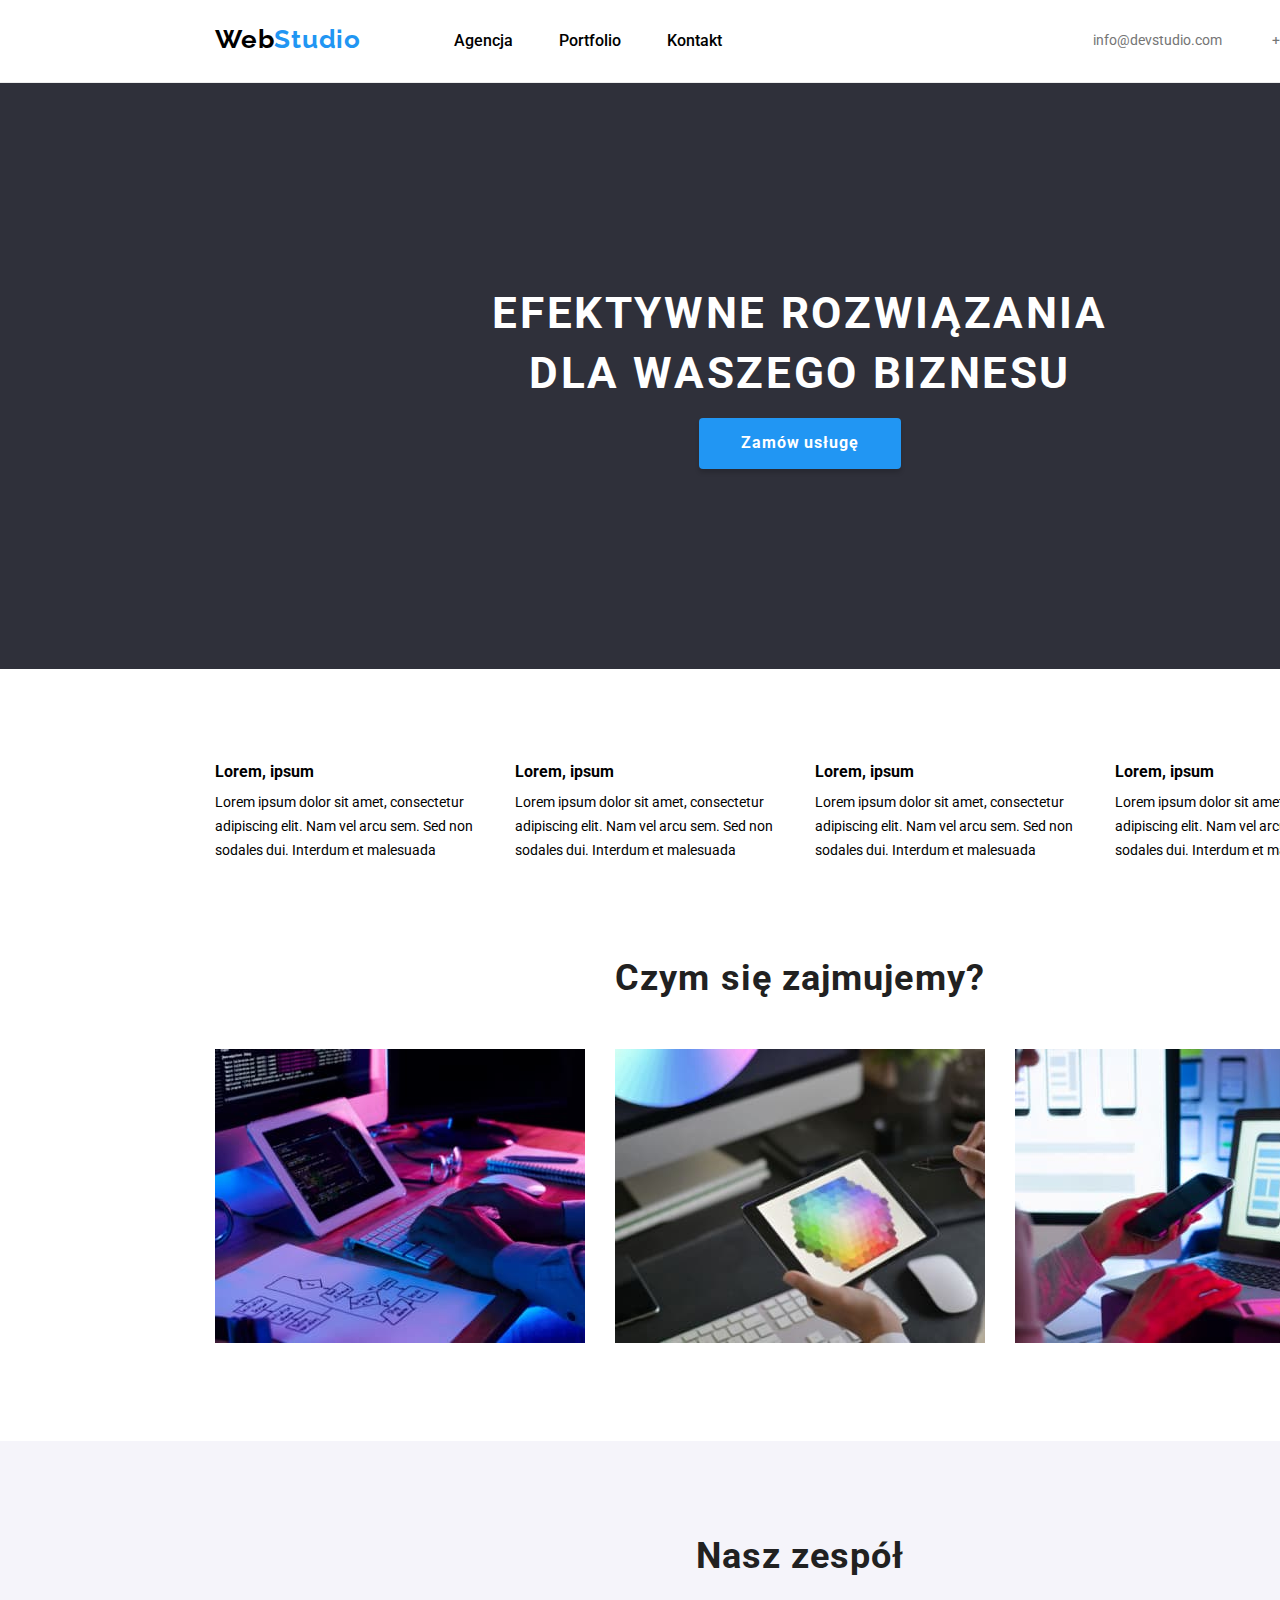
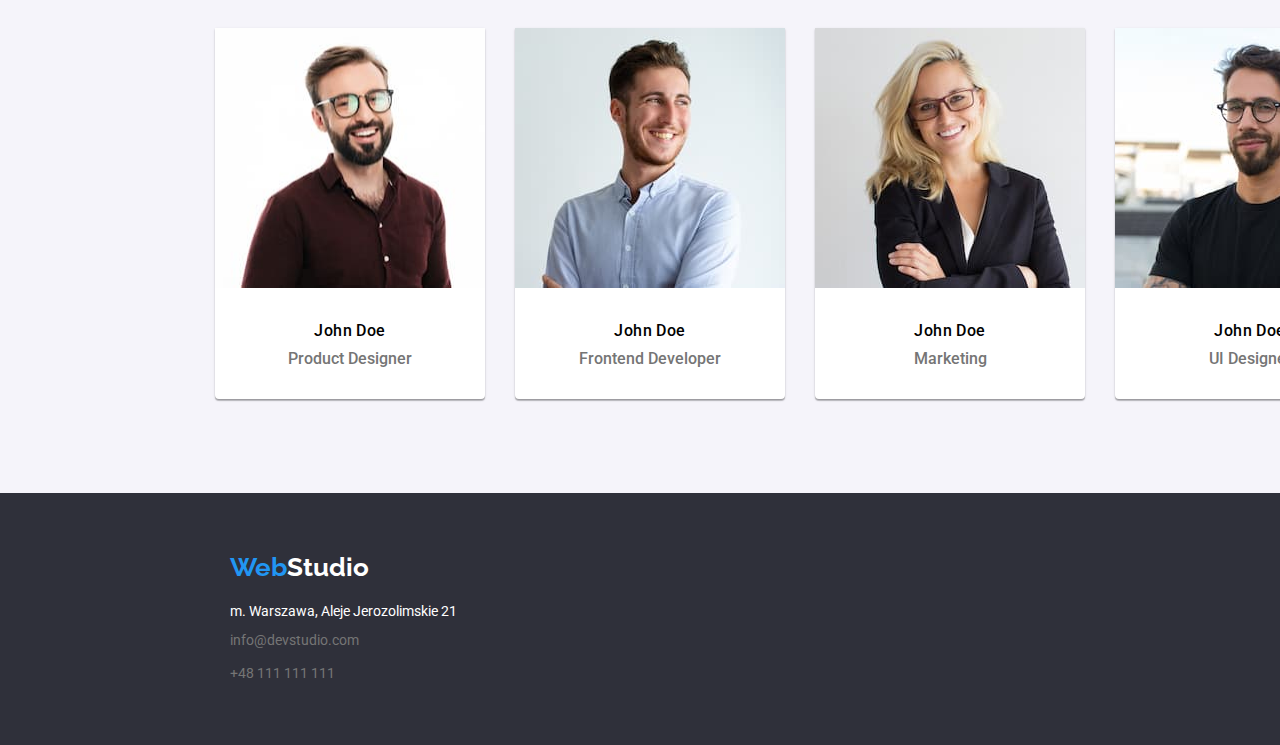
<file: index.html>
<!DOCTYPE html>
<html lang="pl">
  <head>
    <meta charset="UTF-8" />
    <meta http-equiv="X-UA-Compatible" content="IE=edge" />
    <meta name="viewport" content="width=device-width, initial-scale=1.0" />
    <link rel="preconnect" href="https://fonts.googleapis.com" />
    <link rel="preconnect" href="https://fonts.gstatic.com" crossorigin />
    <link
      href="https://fonts.googleapis.com/css2?family=Raleway:wght@700&family=Roboto:wght@400;500;700;900&display=swap"
      rel="stylesheet"
    />
    <link rel="stylesheet" href="https://cdnjs.cloudflare.com/ajax/libs/modern-normalize/1.1.0/modern-normalize.min.css">
    <link rel="stylesheet" href="css/styles.css" />
    <title>Studio</title>
  </head>
  
  <body class="center">
    <header class="header">
      <div class="container header-flex">
                     <a href="index.html">
                    <h2 class="logo-nav">
                        <span class="header-nav">Web</span>Studio
                    </h2>
                        </a>
                <nav class="navigation">
                    <ul class="navigation-menu">
                        <li>
                            <a href="index.html">Agencja</a>
                        </li>
                        <li>
                            <a href="portfolio.html">Portfolio</a>
                        </li>
                        <li>
                            <a href="#Kontakt">Kontakt</a>
                        </li>
                    </ul>
                </nav>
                <ul class="contact-links-header">
                  <li>
                    <a href="mailto:info@devstudio.com">info@devstudio.com</a>
                  </li>
                  <li>
                    <a href="tel:+48111111111">+48 111 111 111</a>
                  </li>
                </ul>
        </div>
      </header>
    <main>
        <div class="solutions">
          <div class="container">
          <h1 class="solution-main">EFEKTYWNE ROZWIĄZANIA DLA WASZEGO BIZNESU</h1>
          <button class="button-order" type="button">Zamów usługę</button>
          </div>
        </div>
      <section class="first-section">
        <div class="container">
        <ul class="description">
          <li>
              <h4 class="description-title">Lorem, ipsum</h4>
              <p class="description-text">
                Lorem ipsum dolor sit amet, consectetur adipiscing elit. Nam vel arcu sem. Sed non sodales dui. Interdum et malesuada
              </p>  
          </li>
          <li>
              <h4 class="description-title">Lorem, ipsum</h4>
              <p class="description-text">
                Lorem ipsum dolor sit amet, consectetur adipiscing elit. Nam vel arcu sem. Sed non sodales dui. Interdum et malesuada
              </p>
          </li>
          <li>
              <h4 class="description-title">Lorem, ipsum</h4>
              <p class="description-text">
                Lorem ipsum dolor sit amet, consectetur adipiscing elit. Nam vel arcu sem. Sed non sodales dui. Interdum et malesuada
              </p>
          </li>
          <li>
              <h4 class="description-title">Lorem, ipsum</h4>
              <p class="description-text">
                Lorem ipsum dolor sit amet, consectetur adipiscing elit. Nam vel arcu sem. Sed non sodales dui. Interdum et malesuada
              </p>
          </li>
        </ul>
        </div>
      </section>
      <section class="second-section">
        <div class="container">
        <h2 class="main-list-title">Czym się zajmujemy?</h2>
        <ul class="main-list">
          <li>
            <img
              src="images/img1.jpg"
              width="370"
              height="294"
              alt="programujemy"
            />
          </li>
          <li>
            <img
              src="images/img2.jpg"
              width="370"
              height="294"
              alt="dobieramy kolory"
            />
          </li>
          <li>
            <img
              src="images/img3.jpg"
              width="370"
              height="294"
              alt="sprawdzamy wyglad na innych urządzeniach"
            />
          </li>
        </ul>
        </div>
      </section>
      <section class="third-section">
        <div class="container">
        <h2 class="team">Nasz zespół</h2>
        <ul class="team-list">
          <li>
            <figure class="pictures">
              <img
                src="images/j1.jpg"
                width="270"
                height="260"
                alt="John Doe"
              />
              <figcaption>
                <p class="name">John Doe</p>
                <p class="what-do">Product Designer</p>
              </figcaption>
            </figure>
          </li>
          <li>
            <figure class="pictures">
              <img
                src="images/j2.jpg"
                width="270"
                height="260"
                alt="John Doe"
              />
              <figcaption>
                <p class="name">John Doe</p>
                <p class="what-do">Frontend Developer</p>
              </figcaption>
            </figure>
          </li>
          <li>
            <figure class="pictures">
              <img
                src="images/j3.jpg"
                width="270"
                height="260"
                alt="John Doe"
              />
              <figcaption>
                <p class="name">John Doe</p>
                <p class="what-do">Marketing</p>
              </figcaption>
            </figure>
          </li>
          <li>
            <figure class="pictures">
              <img
                src="images/j4.jpg"
                width="270"
                height="260"
                alt="John Doe"
              />
              <figcaption>
                <p class="name">John Doe</p>
                <p class="what-do">UI Designer</p>
              </figcaption>
            </figure>
          </li>
        </ul>
        </div>
      </section>
    </main>
            <footer class="footer-navigation">
              <div class="container">
                <div class="navigation-color">
                    <a href="index.html">
                        <h2 class="navigation-footer-header">
                            <span class="navigation-name">Web</span>Studio
                        </h2>
                    </a>
                </div>
                <address class="address">
                    <p>m. Warszawa, Aleje Jerozolimskie 21</p>
                
                <div class="contact">
                    <a href="mailto:info@devstudio.com">info@devstudio.com</a>
                    <a href="tel:+48111111111">+48 111 111 111</a>
                </div>
                </address>
              </div>
            </footer>
    </div>
  </body>
</html>
</file>
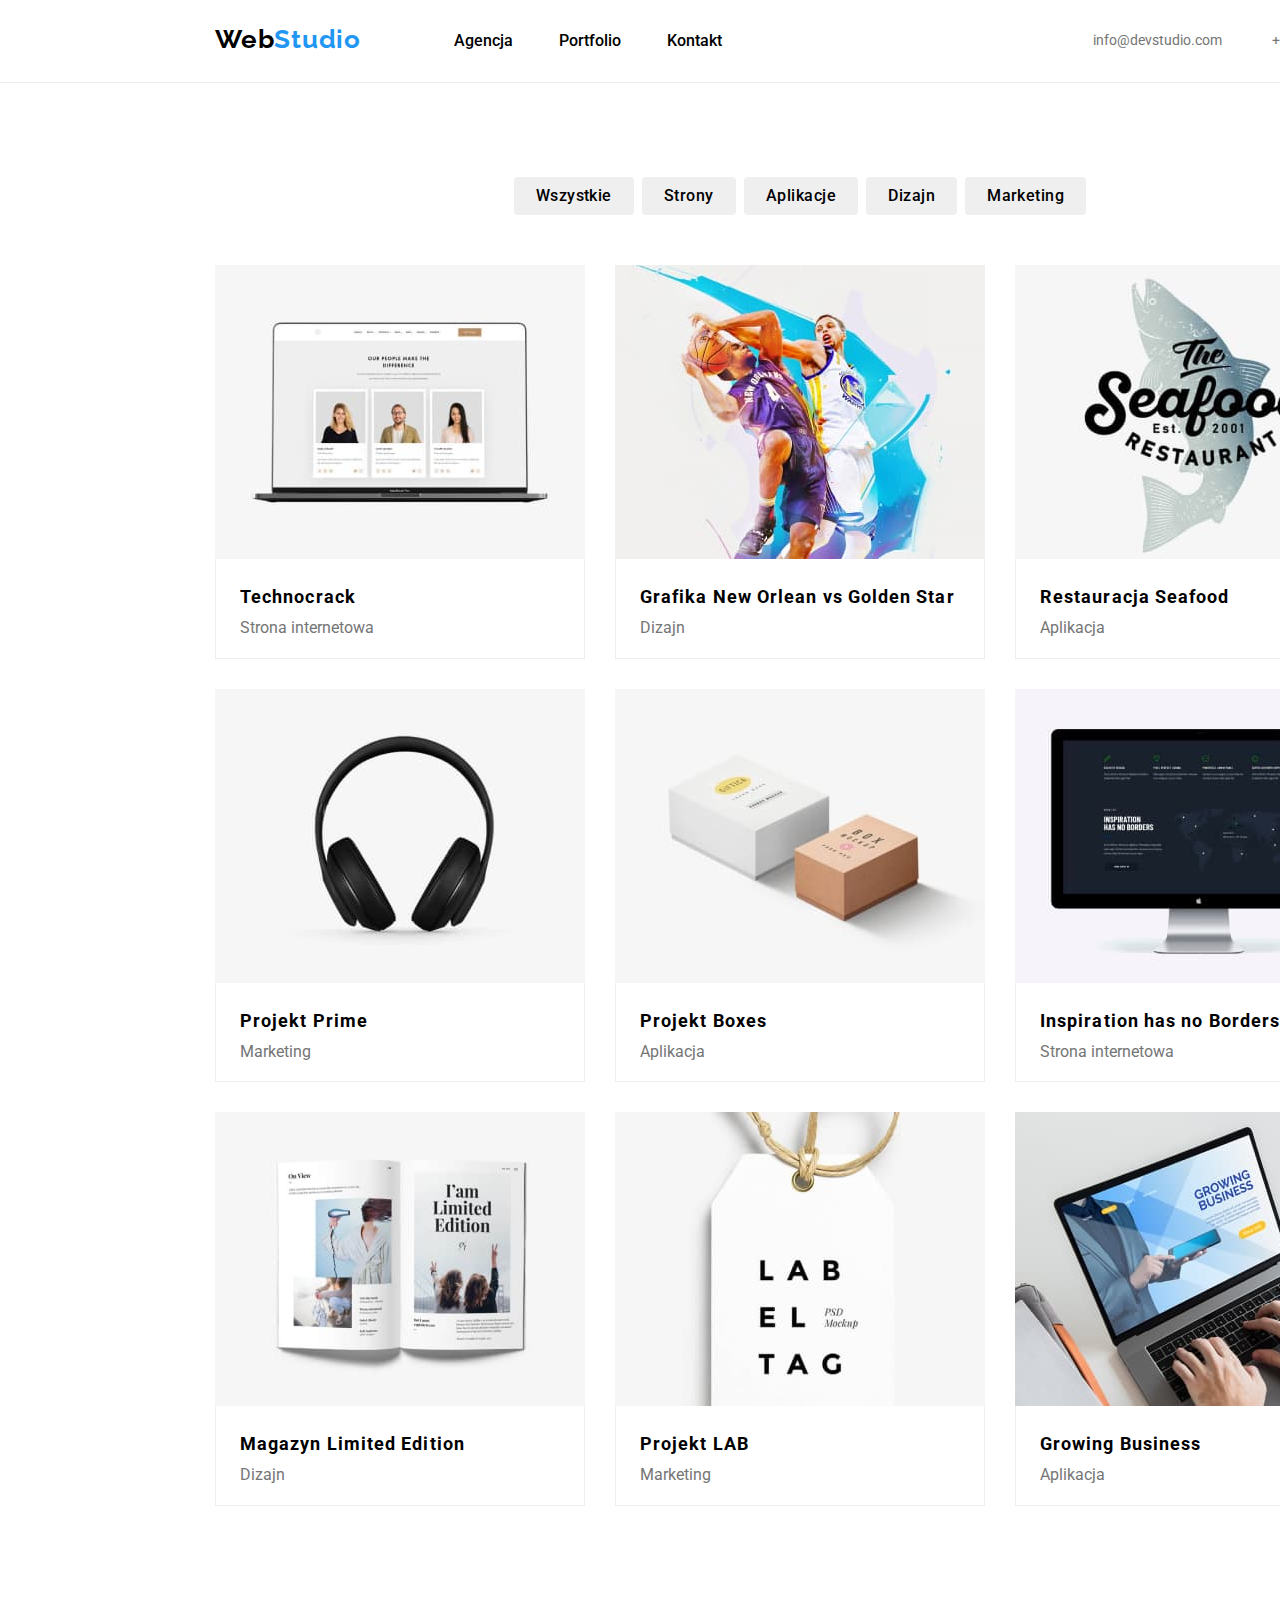
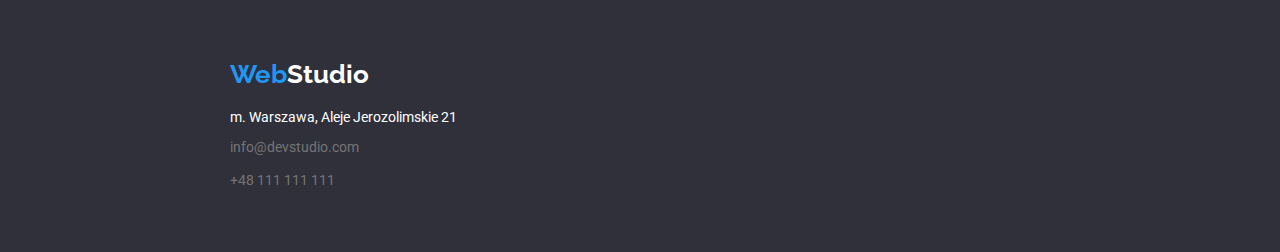
<file: portfolio.html>
<!DOCTYPE html>
<html lang="pl">
  <head>
    <meta charset="UTF-8" />
    <meta http-equiv="X-UA-Compatible" content="IE=edge" />
    <meta name="viewport" content="width=device-width, initial-scale=1.0" />
    <link rel="preconnect" href="https://fonts.googleapis.com" />
    <link rel="preconnect" href="https://fonts.gstatic.com" crossorigin />
    <link
      href="https://fonts.googleapis.com/css2?family=Raleway:wght@700&family=Roboto:wght@400;500;700;900&display=swap"
      rel="stylesheet"
    />
    <link
      rel="stylesheet"
      href="https://cdnjs.cloudflare.com/ajax/libs/modern-normalize/1.1.0/modern-normalize.min.css"
    />
    <link rel="stylesheet" href="css/styles.css" />
    <title>Portfolio</title>
  </head>
  
  <body class="center">
      <header class="header">
      <div class="container header-flex">
                     <a href="index.html">
                    <h2 class="logo-nav">
                        <span class="header-nav">Web</span>Studio
                    </h2>
                        </a>
                <nav class="navigation">
                    <ul class="navigation-menu">
                        <li>
                            <a href="index.html">Agencja</a>
                        </li>
                        <li>
                            <a href="portfolio.html">Portfolio</a>
                        </li>
                        <li>
                            <a href="#Kontakt">Kontakt</a>
                        </li>
                    </ul>
                </nav>
                <ul class="contact-links-header">
                  <li>
                    <a href="mailto:info@devstudio.com">info@devstudio.com</a>
                  </li>
                  <li>
                    <a href="tel:+48111111111">+48 111 111 111</a>
                  </li>
                </ul>
        </div>
      </header>
    </div>
    <main>
      <div class="container">
        <ul class="button-list">
          <li><button type="button">Wszystkie</button></li>
          <li><button type="button">Strony</button></li>
          <li><button type="button">Aplikacje</button></li>
          <li><button type="button">Dizajn</button></li>
          <li><button type="button">Marketing</button></li>
        </ul>
      </div>
      <div class="container">
      <ul class="product-center">
        <li>
          <figure class="product">
            <img
              class="portfolio-image"
              src="images/technocrack.jpg"
              width="370"
              height="294"
              alt="technocrack"
            />
            <figcaption class="photo-description">
              <p class="product-name">Technocrack</p>
              <p class="product-description">Strona internetowa</p>
            </figcaption>
          </figure>
        </li>
        <li>
          <figure class="product">
            <img
              class="portfolio-image"
              src="images/neworleanvsgoldenstar.jpg"
              width="370"
              height="294"
              alt="neworleanvsgoldenstar"
            />
            <figcaption class="photo-description">
              <p class="product-name">Grafika New Orlean vs Golden Star</p>
              <p class="product-description">Dizajn</p>
            </figcaption>
          </figure>
        </li>
        <li>
          <figure class="product">
            <img
              class="portfolio-image"
              src="images/seafood.jpg"
              width="370"
              height="294"
              alt="seafood"
            />
            <figcaption class="photo-description">
              <p class="product-name">Restauracja Seafood</p>
              <p class="product-description">Aplikacja</p>
            </figcaption>
          </figure>
        </li>
        <li>
          <figure class="product">
            <img
              class="portfolio-image"
              src="images/prime.jpg"
              width="370"
              height="294"
              alt="prime"
            />
            <figcaption class="photo-description">
              <p class="product-name">Projekt Prime</p>
              <p class="product-description">Marketing</p>
            </figcaption>
          </figure>
        </li>
        <li>
          <figure class="product">
            <img
              class="portfolio-image"
              src="images/boxes.jpg"
              width="370"
              height="294"
              alt="boxes"
            />
            <figcaption class="photo-description">
              <p class="product-name">Projekt Boxes</p>
              <p class="product-description">Aplikacja</p>
            </figcaption>
          </figure>
        </li>
        <li>
          <figure class="product">
            <img
              class="portfolio-image"
              src="images/inspiration.jpg"
              width="370"
              height="294"
              alt="inspiration"
            />
            <figcaption class="photo-description">
              <p class="product-name">Inspiration has no Borders</p>
              <p class="product-description">Strona internetowa</p>
            </figcaption>
          </figure>
        </li>
        <li>
          <figure class="product">
            <img
              class="portfolio-image"
              src="images/magazyn.jpg"
              width="370"
              height="294"
              alt="magazyn"
            />
            <figcaption class="photo-description">
              <p class="product-name">Magazyn Limited Edition</p>
              <p class="product-description">Dizajn</p>
            </figcaption>
          </figure>
        </li>
        <li>
          <figure class="product">
            <img
              class="portfolio-image"
              src="images/lab.jpg"
              width="370"
              height="294"
              alt="projekt lab"
            />
            <figcaption class="photo-description">
              <p class="product-name">Projekt LAB</p>
              <p class="product-description">Marketing</p>
            </figcaption>
          </figure>
        </li>
        <li>
          <figure class="product">
            <img
              class="portfolio-image"
              src="images/business.jpg"
              width="370"
              height="294"
              alt="business"
            />
            <figcaption class="photo-description">
              <p class="product-name">Growing Business</p>
              <p class="product-description">Aplikacja</p>
            </figcaption>
          </figure>
        </li>
      </ul>
      </div>
      </main>
      <footer class="footer-navigation">
        <div class="container">
        <div class="navigation-color">
          <a href="index.html">
            <h2 class="navigation-footer-header">
              <span class="navigation-name">Web</span>Studio
            </h2>
          </a>
        </div>
        <address class="address">
          <p>m. Warszawa, Aleje Jerozolimskie 21</p>
          <div class="contact">
            <a href="mailto:info@devstudio.com">info@devstudio.com</a>
            <a href="tel:+48111111111">+48 111 111 111</a>
          </div>
        </address>
        </div>
      </footer>
    </div>
  </body>
</html>
</file>
<file: css/styles.css>
* {
  box-sizing: border-box;
  margin: 0;
  padding: 0;
  text-decoration: none;
  list-style: none;
}

:root {
  --black-color: #000000;
  --main-normal-text-color: #212121;
  --contacts-header-color: #757575;
  --white-text: white;
  --border: #eeeeee;
  --header-bg: #2f303a;
  --blue-color: #2196f3;
  --background-color: #2f303a;
}
.container {
  width: 1200px;
  margin-left: auto;
  margin-right: auto;
  padding: 0 15px;
}

body {
  font-family: "Roboto", "Raleway", sans-serif;
  width: 1600px;
}

.center{
  margin-left: auto;
  margin-right: auto;}

.header-flex {
  display: flex;
}

.header {
  border-bottom: 1px solid #ececec;
  background-color: var(--white-color);
}

.navigation-menu {
  display: flex;
  gap: 46px;
}

.navigation {
  padding-left: 93px;
  padding-top: 32px;
  padding-bottom: 32px;
}

.header-nav {
  font-family: "Raleway";
  font-weight: 700;
  font-size: 26px;
  color: var(--black-color);
}

.logo-nav {
  font-family: "Raleway";
  font-size: 26px;
  line-height: 1.2;
  color: var(--blue-color);
  letter-spacing: 0.03em;
  padding-top: 24px;
  padding-bottom: 25px;
}

.navigation h2 {
  font-size: 26px;
  padding-right: 93px;
    
}

.navigation a {
  color: var(--black-color);
  font-size: 16px;
  font-weight: 500;
}

.contact-links-header a {
  font-size: 14px;
  line-height: 16px;
  color: var(--contacts-header-color);
}

.contact-links-header {
  padding-top: 32px;
  padding-bottom: 32px;
  display: flex;
  font-size: 14px;
  line-height: 16px;
  color: var(--contacts-header-color);
  padding-left: 371px;
  gap: 50px;
}


.navigation a:focus,
.navigation a:hover,
.contact-links-header a:focus,
.contact-links-header a:hover,
.footer-navigation a:focus,
.footer-navigation a:hover {
  color: var(--blue-color);
}

.footer-navigation {
  padding-left: 30px;
  padding-bottom: 60px;
  background-color: var(--background-color);
}

.contact {
  font-size: 14px;
}

.contact a {
    text-decoration: none;
    font-size: 14px;
    line-height: 24px;
    color: var(--contacts-header-color);
    display: block;
    padding-top: 9px;
}

.footer-navigation address {
    color: #ffffff;
    font-size: 14px;
}

.navigation-name {
    font-family: "Raleway";
    color: var(--blue-color);
    font-weight: 700;
    font-size: 26px;
}

.navigation-color {
    font-family: "Raleway";
    font-weight: 700;
    font-size: 26px;
    color: #ffffff;
}

.navigation-footer-header {
    color: #ffffff;
    font-weight: 700;
    font-size: 26px;
    padding-top: 60px;
    padding-bottom: 20px;
}


.address {
    font-style: normal;
}




/*agencja,portfolio,kontakt - header*/

.about-links a {
    text-decoration: none;
    color: #000000;
    font-size: 16px;
    font-weight: 500;
}

.about-links .about {
  display: flex;
  list-style: none;
  gap: 46px;
  text-decoration: none;
  font-weight: 500;
  line-height: 1.1;
  letter-spacing: 0.02em;
  color: var(--main-normal-text-color);
}
.about-links .about:hover,
.about-links .about:focus {
  color: var(--main-link-color);
}

/*kontakt links - mail and tel*/

.social-links a {
  text-decoration: none;
  color: var(--main-text-color);
  font-weight: 500;
}

.primary-link {
  font-family: "Roboto";
  color: var(--main-normal-text-color);
  font-weight: 500;
  letter-spacing: 0.02em;
}
.primary-link:hover {
  color: var(--main-link-color);
}

/*Text on main page and button under */

.solutions {
  display: flex;
  background-color: var(--background-color);
  flex-direction: column;
  justify-content: center;
  padding: 200px 0;
}

.solution-main {
  color: #ffffff;
  letter-spacing: 0.06em;
  font-size: 44px;
  line-height: calc(60 / 44);
  width: 696px;
  text-align: center;
  align-self: center;
  padding-bottom: 15px;
  margin: auto;
}


.button-order {
  text-align: center;
  display: block;
  line-height: 1.9;
  letter-spacing: 0.06em;
  padding: 10px 42px;
  color: white;
  border-radius: 4px;
  background-color: #2196f3;
  align-self: center;
  box-shadow: 0px 4px 4px rgba(0, 0, 0, 0.15);
  border: none;
  margin-top: 30px;
  font-size: 16px;
  font-weight: 700;
  margin: auto;
}

.button-order:hover,
.button-order:focus {
  color: var(--white-text);
  cursor: pointer;
}

/* Lorem ipsum text */

.first-section {
    padding-top: 94px;
}

.description {
    display: flex;
    gap: 30px;
    align-items: center;
    margin: auto;
}

.descripion-title {
    font-weight: 700;
    font-size: 14px;
    line-height: 1.14;
}

.description-text {
    font-size: 14px;
    line-height: 1.71;
    padding-top:10px;
}
/*what we do - on main page*/

.second-section {
    padding-top: 94px;
    padding-bottom: 94px;
}

.main-list-title {
    font-weight: 700;
    font-size: 36px;
    line-height: 1.17;
    text-align: center;
    padding-bottom: 50px;
  letter-spacing: 0.03em;
  color: var(--main-normal-text-color);
}

.main-list {
    display: flex;
    list-style: none;
    gap: 30px;
    justify-content: center;
}

/*team on main page*/

.third-section {
    background-color: #f5f4fa;
    padding-top: 94px;
    padding-bottom: 94px;
}

.team {
    padding-bottom: 50px;
  font-size: 36px;
  font-weight: 700;
  line-height: 1.17;
  text-align: center;
  letter-spacing: 0.03em;
  color: var(--main-normal-text-color);
}

.team-list{
  display: flex;
  gap: 30px;
  justify-content: center;
}

.pictures {
  background: #FFFFFF;
  box-shadow: 0px 1px 3px rgba(0, 0, 0, 0.12), 0px 1px 1px rgba(0, 0, 0, 0.14),
    0px 2px 1px rgba(0, 0, 0, 0.2);
  border-bottom-left-radius: 4px;
  border-bottom-right-radius: 4px;
}

.pictures figcaption {text-align: center;
  padding: 30px ;}

.name {
  font-weight: 500;
  font-size: 16px;
  letter-spacing: 0.03em;
  padding-bottom: 10px;}

.what-do {
  font-weight: 500;
  color: #757575;;
}


/*buttons on top - portfolio page*/

.button-list {
  display: flex;
  gap: 8px;
  justify-content: center;
  padding: 94px 0;
  padding-bottom: 50px;
}


.button-list > li > button {
  font-weight: 500;
  padding: 6px 22px;
  font-size: 16px;
  border-radius: 4px;
  border: none;
  color: var(--main-font-color);
  line-height: calc(26 / 16);
  letter-spacing: 00.03em;
}

.button-list > li > button:hover {
  cursor: pointer;
  background-color: #2196f3;
  color: var(--white-text);
  box-shadow: 0px 3px 1px rgba(0, 0, 0, 0.1), 0px 1px 2px rgba(0, 0, 0, 0.08),
    0px 2px 2px rgba(0, 0, 0, 0.12);
}

.button-list > li > button:focus {
  background-color: #2196f3;
  color: var(--white-text);
}

/*portfolio list - images*/

.photo-description{
display: flex;
  flex-direction: column;
  gap: 4px;
  padding: 20px 24px;
  border-bottom: 1px solid var(--border);
  border-left: 1px solid var(--border);
  border-right: 1px solid var(--border);
}

.product-center {

    display: flex;
    flex-wrap: wrap;
    gap:30px;
    margin: 0 auto;
    margin-bottom:94px;
    
}
.product {
  background-color: #ffffff;
 
}
.portfolio-image {vertical-align: top;}

.product-name {
  font-weight: 700;
  line-height: 2;
  letter-spacing: 0.06em;
  font-size: 18px;
}
.product-description {
    font-size: 16px;
    color: var(--contacts-header-color);
}
</file>
